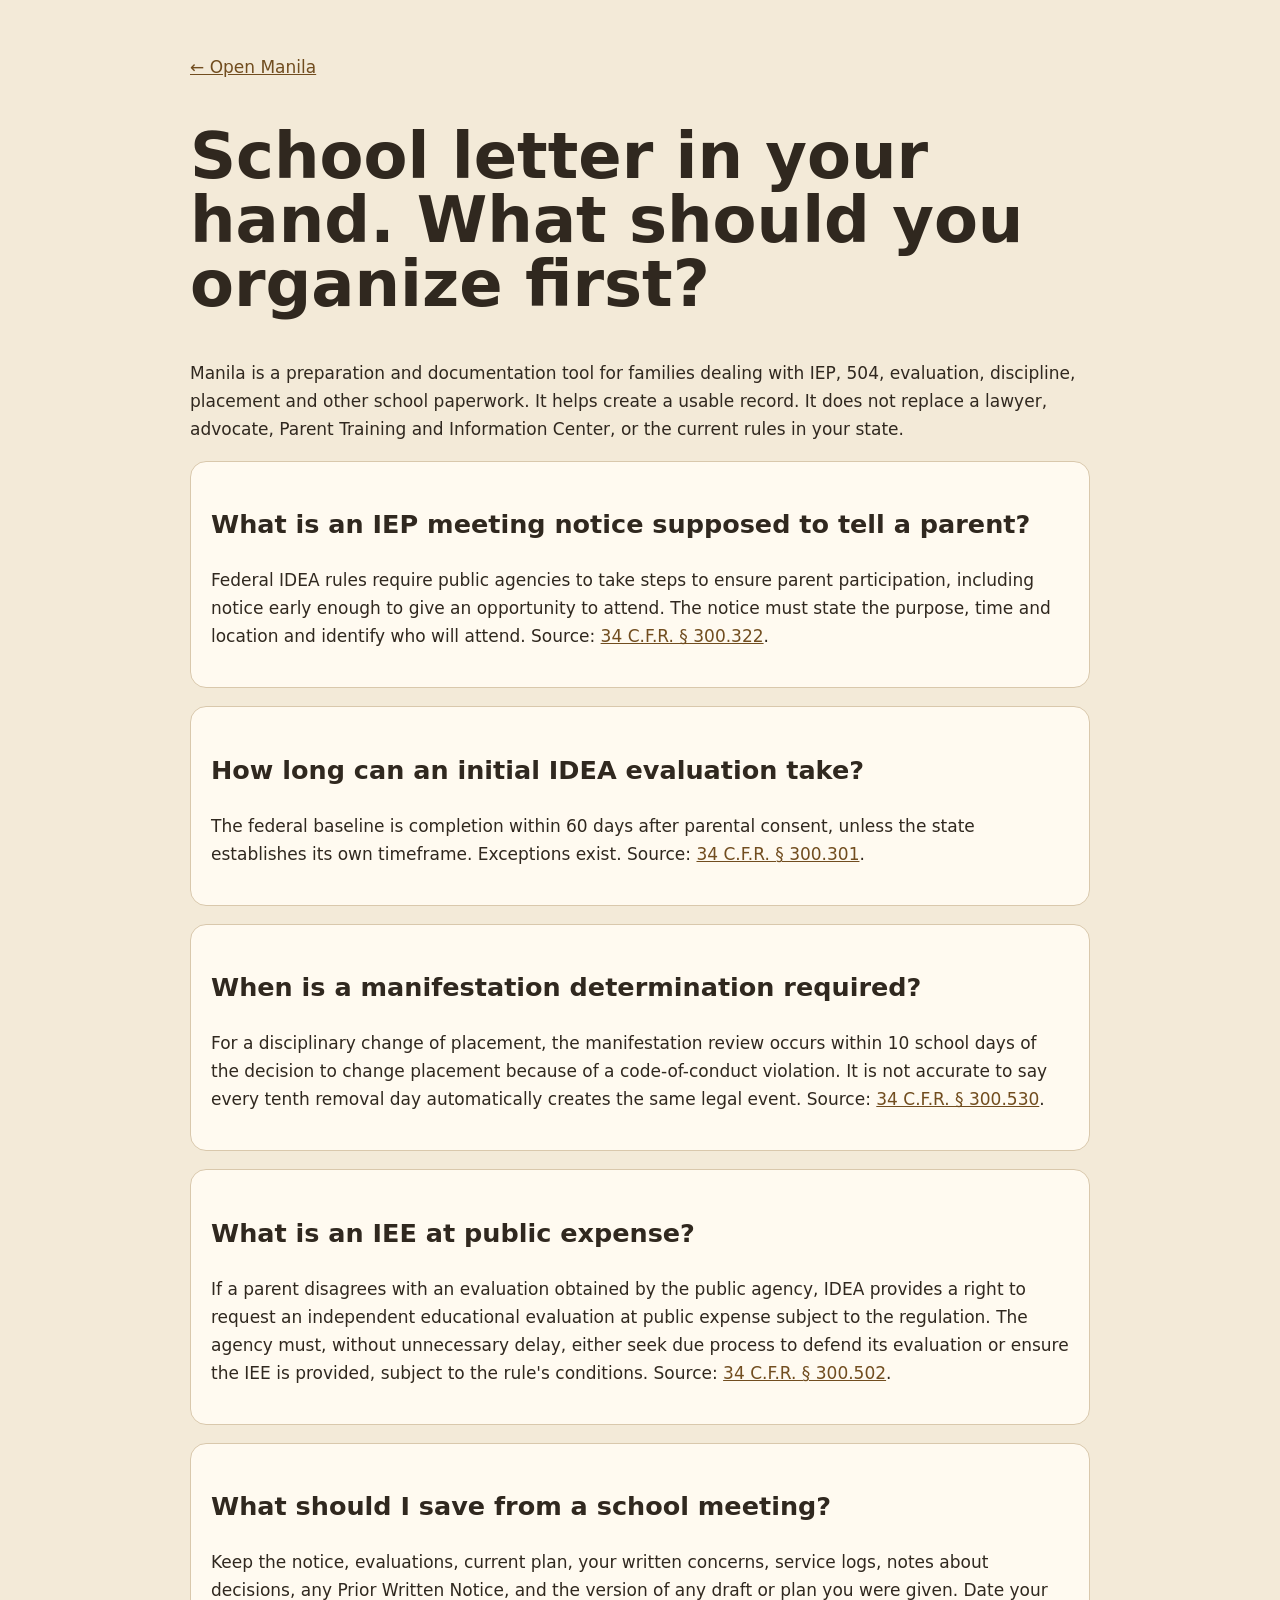
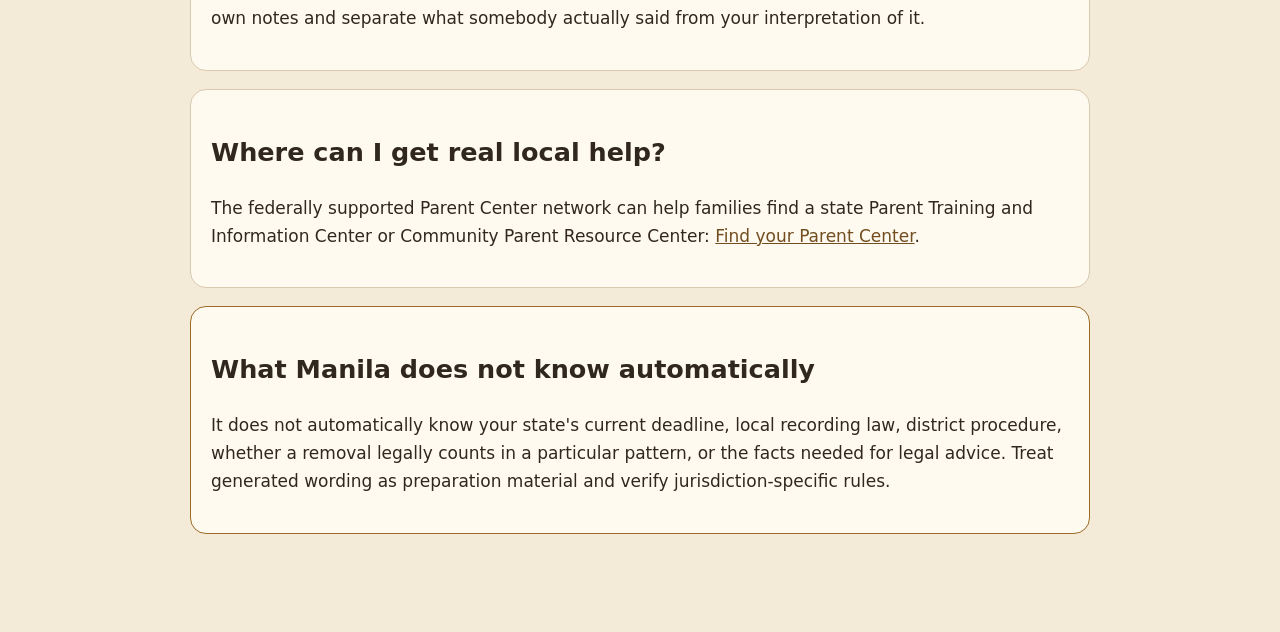
<file: guide.html>
<!doctype html><html lang="en"><head><meta charset="utf-8"><meta name="viewport" content="width=device-width,initial-scale=1"><title>IEP & 504 School Letter Prep Guide | Manila</title><meta name="description" content="Plain-English guide to organizing IEP, 504, evaluation, discipline and school letters with Manila, including federal IDEA source links and important limits."><meta name="robots" content="index,follow,max-snippet:-1"><link rel="canonical" href="https://anastaysia94-sudo.github.io/manila/guide.html"><style>body{max-width:900px;margin:auto;padding:36px 20px 80px;font:17px/1.65 system-ui;background:#f3ead8;color:#30281f}a{color:#714d1f}section{background:#fffaf0;border:1px solid #d9c8ac;border-radius:16px;padding:20px;margin:18px 0}h1{font-size:clamp(2.2rem,6vw,4rem);line-height:1}.warn{border-color:#9a6a27}</style><script type="application/ld+json">{"@context":"https://schema.org","@type":"Article","headline":"IEP & 504 School Letter Prep Guide","about":{"@type":"SoftwareApplication","name":"Manila"},"publisher":{"@type":"Organization","name":"SmartPickShop Holdings"}}</script></head><body><p><a href="./">← Open Manila</a></p><h1>School letter in your hand. What should you organize first?</h1><p>Manila is a preparation and documentation tool for families dealing with IEP, 504, evaluation, discipline, placement and other school paperwork. It helps create a usable record. It does not replace a lawyer, advocate, Parent Training and Information Center, or the current rules in your state.</p><section><h2>What is an IEP meeting notice supposed to tell a parent?</h2><p>Federal IDEA rules require public agencies to take steps to ensure parent participation, including notice early enough to give an opportunity to attend. The notice must state the purpose, time and location and identify who will attend. Source: <a href="https://sites.ed.gov/idea/regs/b/d/300.322">34 C.F.R. § 300.322</a>.</p></section><section><h2>How long can an initial IDEA evaluation take?</h2><p>The federal baseline is completion within 60 days after parental consent, unless the state establishes its own timeframe. Exceptions exist. Source: <a href="https://sites.ed.gov/idea/regs/b/d/300.301">34 C.F.R. § 300.301</a>.</p></section><section><h2>When is a manifestation determination required?</h2><p>For a disciplinary change of placement, the manifestation review occurs within 10 school days of the decision to change placement because of a code-of-conduct violation. It is not accurate to say every tenth removal day automatically creates the same legal event. Source: <a href="https://sites.ed.gov/idea/regs/b/e/300.530">34 C.F.R. § 300.530</a>.</p></section><section><h2>What is an IEE at public expense?</h2><p>If a parent disagrees with an evaluation obtained by the public agency, IDEA provides a right to request an independent educational evaluation at public expense subject to the regulation. The agency must, without unnecessary delay, either seek due process to defend its evaluation or ensure the IEE is provided, subject to the rule's conditions. Source: <a href="https://sites.ed.gov/idea/regs/b/e/300.502">34 C.F.R. § 300.502</a>.</p></section><section><h2>What should I save from a school meeting?</h2><p>Keep the notice, evaluations, current plan, your written concerns, service logs, notes about decisions, any Prior Written Notice, and the version of any draft or plan you were given. Date your own notes and separate what somebody actually said from your interpretation of it.</p></section><section><h2>Where can I get real local help?</h2><p>The federally supported Parent Center network can help families find a state Parent Training and Information Center or Community Parent Resource Center: <a href="https://www.parentcenterhub.org/find-your-center/">Find your Parent Center</a>.</p></section><section class="warn"><h2>What Manila does not know automatically</h2><p>It does not automatically know your state's current deadline, local recording law, district procedure, whether a removal legally counts in a particular pattern, or the facts needed for legal advice. Treat generated wording as preparation material and verify jurisdiction-specific rules.</p></section></body></html>
</file>
